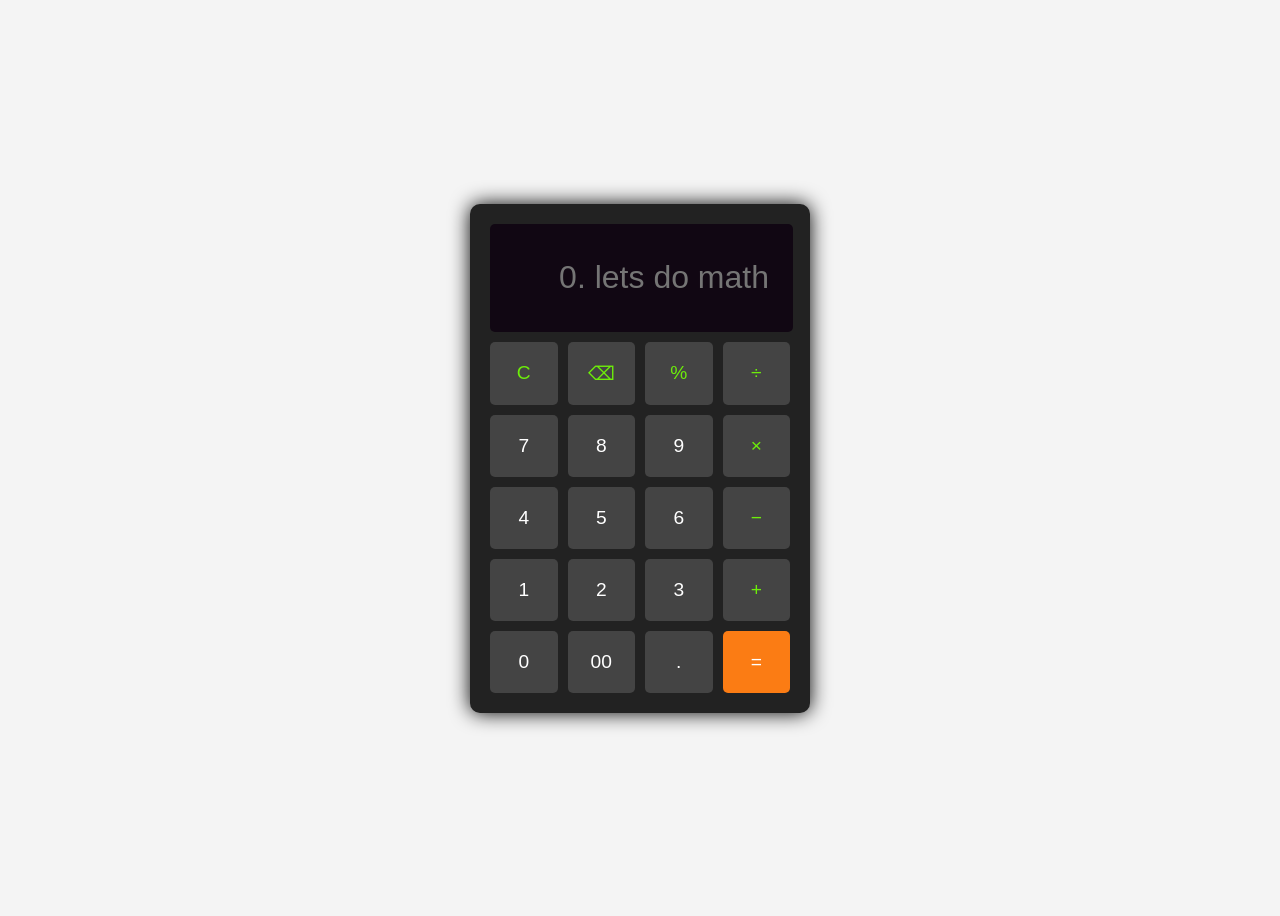
<file: index.html>
<!DOCTYPE html>
<html lang="en">
<head>
  <meta charset="UTF-8" />
  <meta name="viewport" content="width=device-width, initial-scale=1.0"/>
  <title>Andy Calculator</title>
  <link rel="stylesheet" href="cal.css" />
</head>
<body>
  <div class="calculator">
    <input type="text" id="display"placeholder="0. lets do math" disabled />
    <div class="buttons">
      <button class="operator" onclick="clearDisplay()">C</button>
      <button class="operator" onclick="deleteLast()">⌫</button>
      <button class="operator" onclick="appendValue('%')">%</button>
      <button class="operator" onclick="appendValue('/')">÷</button>

      <button onclick="appendValue('7')">7</button>
      <button onclick="appendValue('8')">8</button>
      <button onclick="appendValue('9')">9</button>
      <button class="operator" onclick="appendValue('*')">×</button>

      <button onclick="appendValue('4')">4</button>
      <button onclick="appendValue('5')">5</button>
      <button onclick="appendValue('6')">6</button>
      <button class="operator" onclick="appendValue('-')">−</button>

      <button  onclick="appendValue('1')">1</button>
      <button onclick="appendValue('2')">2</button>
      <button onclick="appendValue('3')">3</button>
      <button class="operator" onclick="appendValue('+')">+</button>

      <button onclick="appendValue('0')">0</button>
      <button onclick="appendValue('00')">00</button>
      <button onclick="appendValue('.')">.</button>
      <button class="equalbtn" onclick="calculate()">=</button>
    </div>
  </div>
  <script src="cal.js"></script>
</body>
</html>
</file>
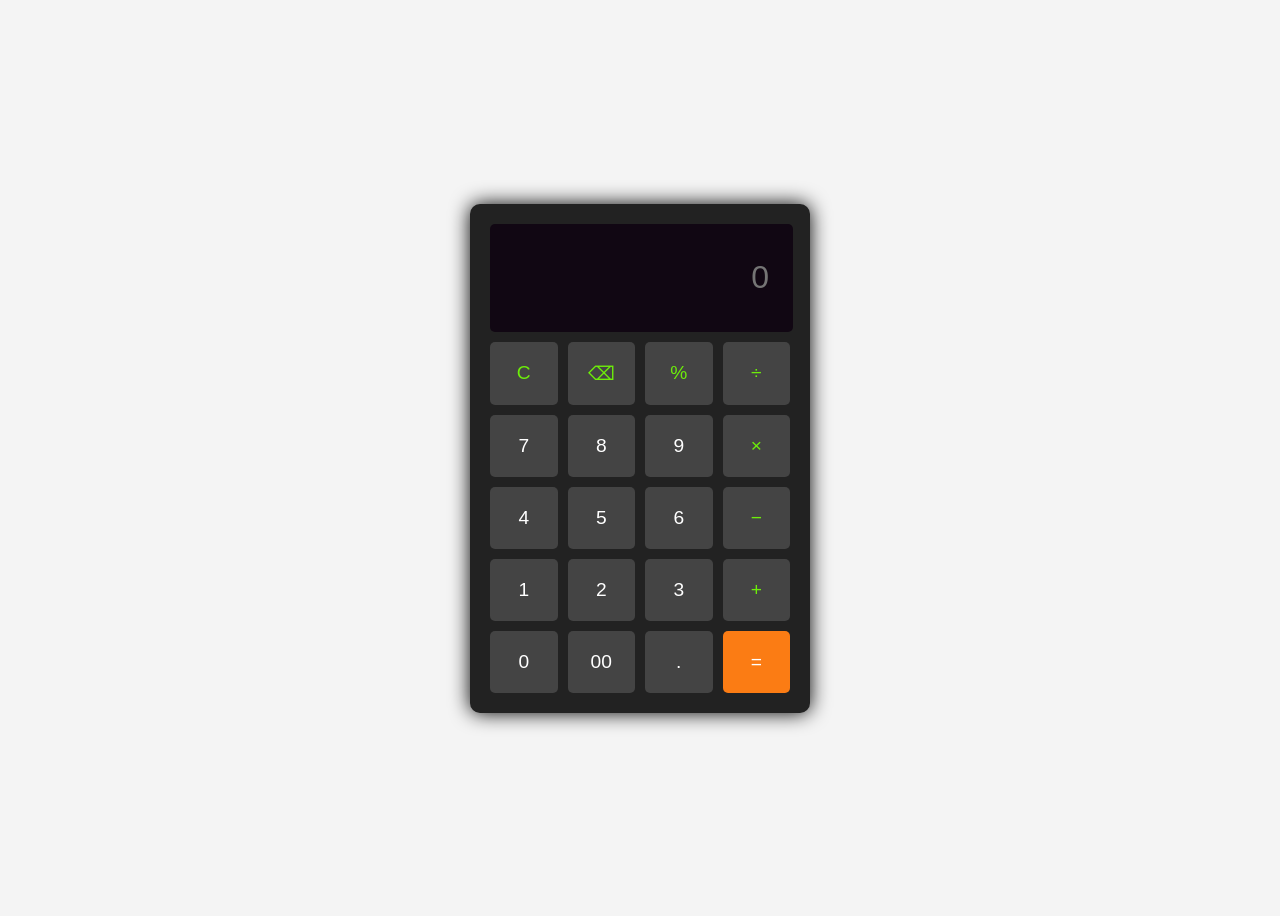
<file: cal.html>
<!DOCTYPE html>
<html lang="en">
<head>
  <meta charset="UTF-8" />
  <meta name="viewport" content="width=device-width, initial-scale=1.0"/>
  <title>Andy Calculator</title>
  <link rel="stylesheet" href="cal.css" />
</head>
<body>
  <div class="calculator">
    <input type="text" id="display"placeholder="0" disabled />
    <div class="buttons">
      <button class="operator" onclick="clearDisplay()">C</button>
      <button class="operator" onclick="deleteLast()">⌫</button>
      <button class="operator" onclick="appendValue('%')">%</button>
      <button class="operator" onclick="appendValue('/')">÷</button>

      <button onclick="appendValue('7')">7</button>
      <button onclick="appendValue('8')">8</button>
      <button onclick="appendValue('9')">9</button>
      <button class="operator" onclick="appendValue('*')">×</button>

      <button onclick="appendValue('4')">4</button>
      <button onclick="appendValue('5')">5</button>
      <button onclick="appendValue('6')">6</button>
      <button class="operator" onclick="appendValue('-')">−</button>

      <button  onclick="appendValue('1')">1</button>
      <button onclick="appendValue('2')">2</button>
      <button onclick="appendValue('3')">3</button>
      <button class="operator" onclick="appendValue('+')">+</button>

      <button onclick="appendValue('0')">0</button>
      <button onclick="appendValue('00')">00</button>
      <button onclick="appendValue('.')">.</button>
      <button class="equalbtn" onclick="calculate()">=</button>
    </div>
  </div>
  <script src="cal.js"></script>
</body>
</html>
</file>
<file: cal.css>
body {
  background: #f4f4f4;
  font-family: 'Segoe UI', sans-serif;
  display: flex;
  justify-content: center;
  align-items: center;
  height: 100vh;
}

.calculator {
  background: #222;
  padding: 20px;
  border-radius: 10px;
  box-shadow: 0 0 20px #000;
  width: 300px;
}

#display {
  width: 85%;
  height: 60px;
  font-size: 2em;
  text-align: right;
  padding: 24px;
  border: none;
  border-radius: 5px;
  margin-bottom: 10px;
  background: #110713;
  color: #fb7c14;
}

.buttons {
  display: grid;
  grid-template-columns: repeat(4, 1fr);
  gap: 10px;
}
.operator{
    color:#6dee0a;
}
.equalbtn{
    background-color: #fb7c14;
}

button {
  padding: 20px;
  font-size: 1.2em;
  border: none;
  border-radius: 5px;
  background: #444;
  color: #fff;
  cursor: pointer;
  transition: background 0.2s;
}

button:hover {
  background: #c90a73;
}
button:active{
    background-color: rgb(81, 10, 248);
}

button.zero {
  grid-column: span 2;
}
</file>
